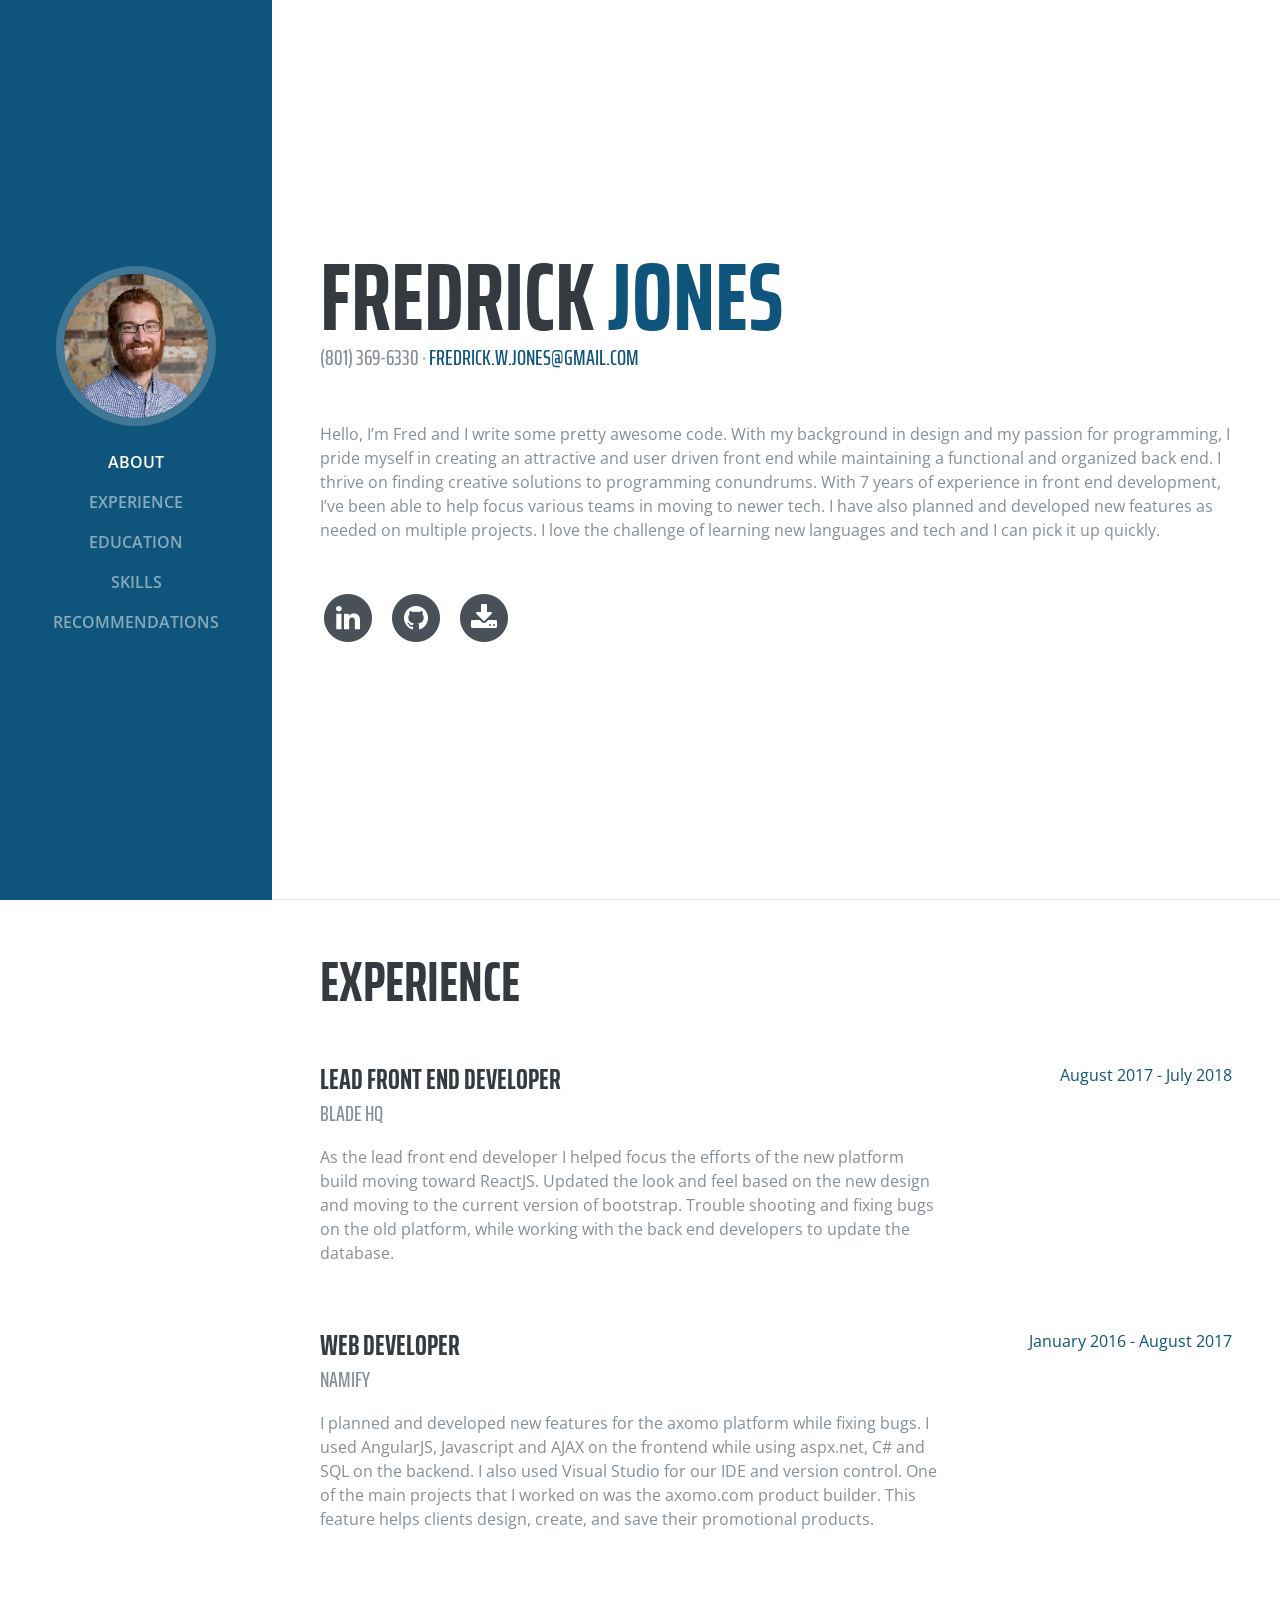
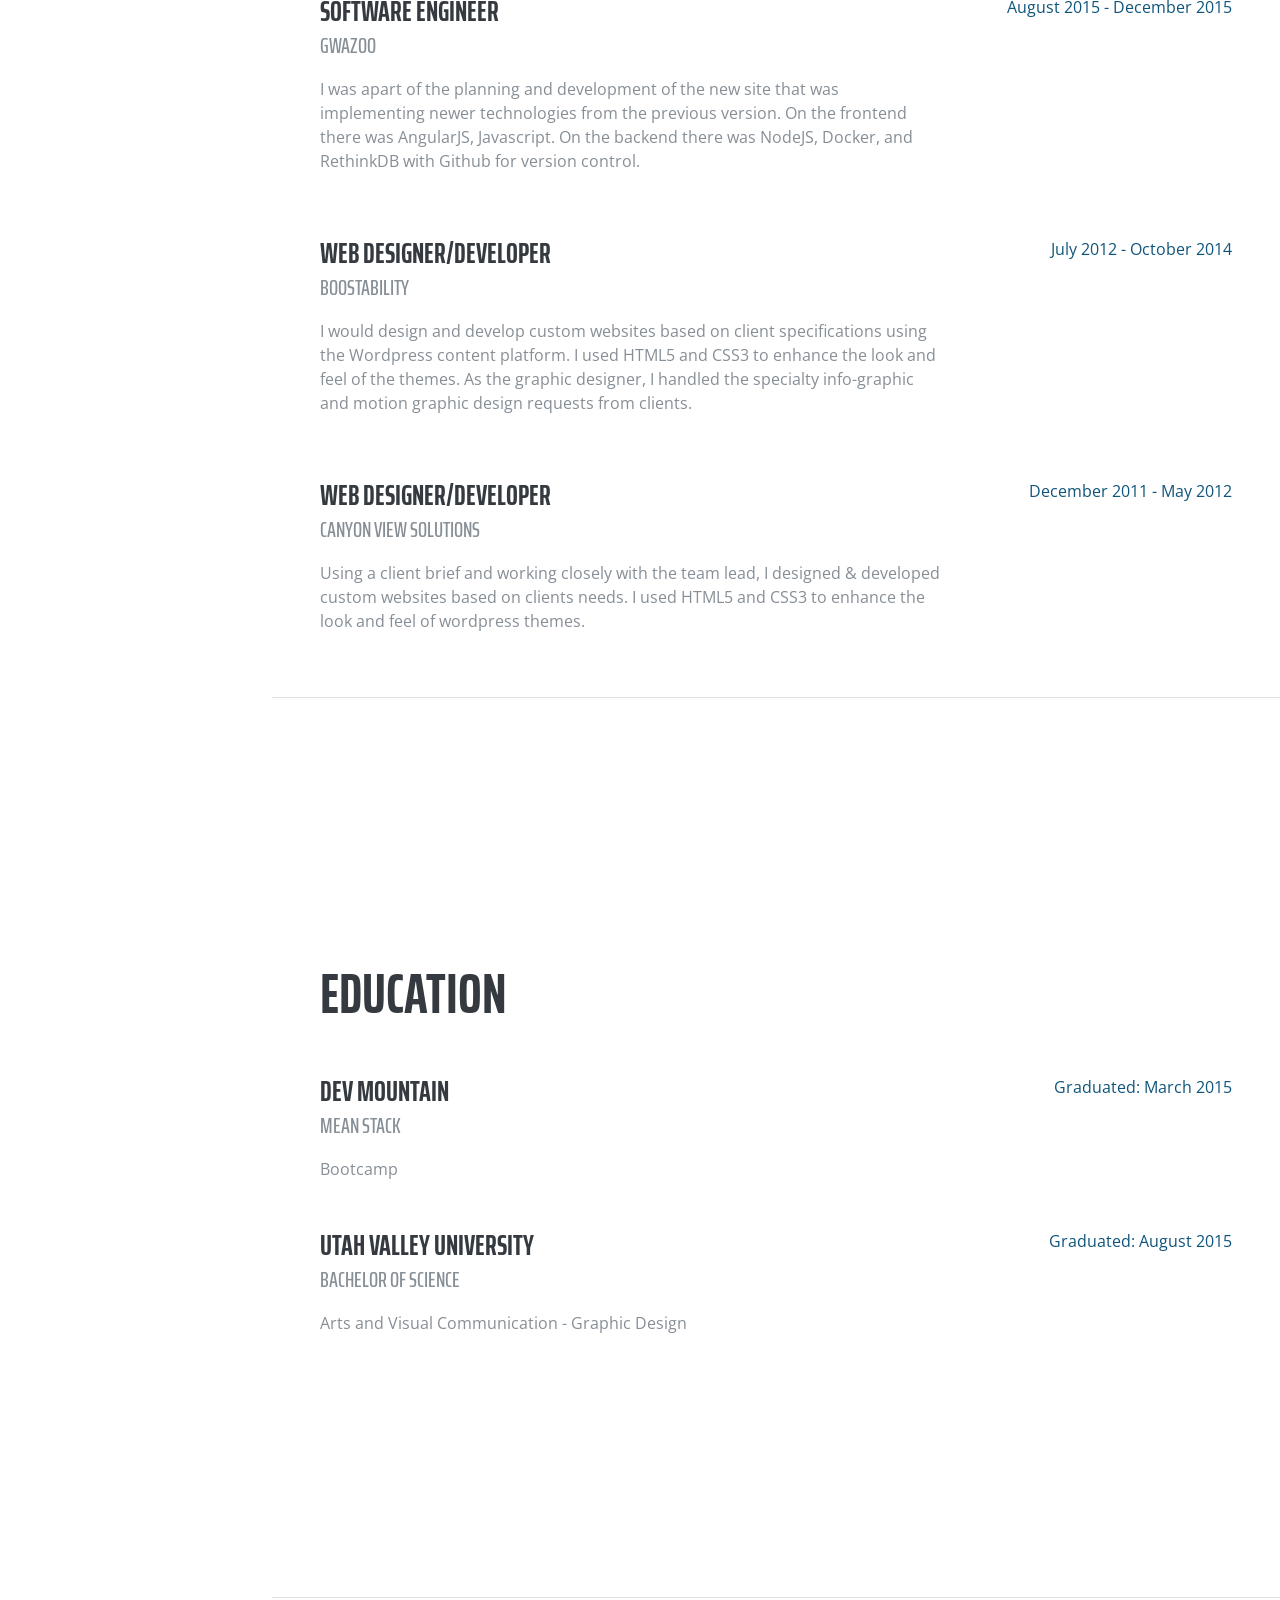
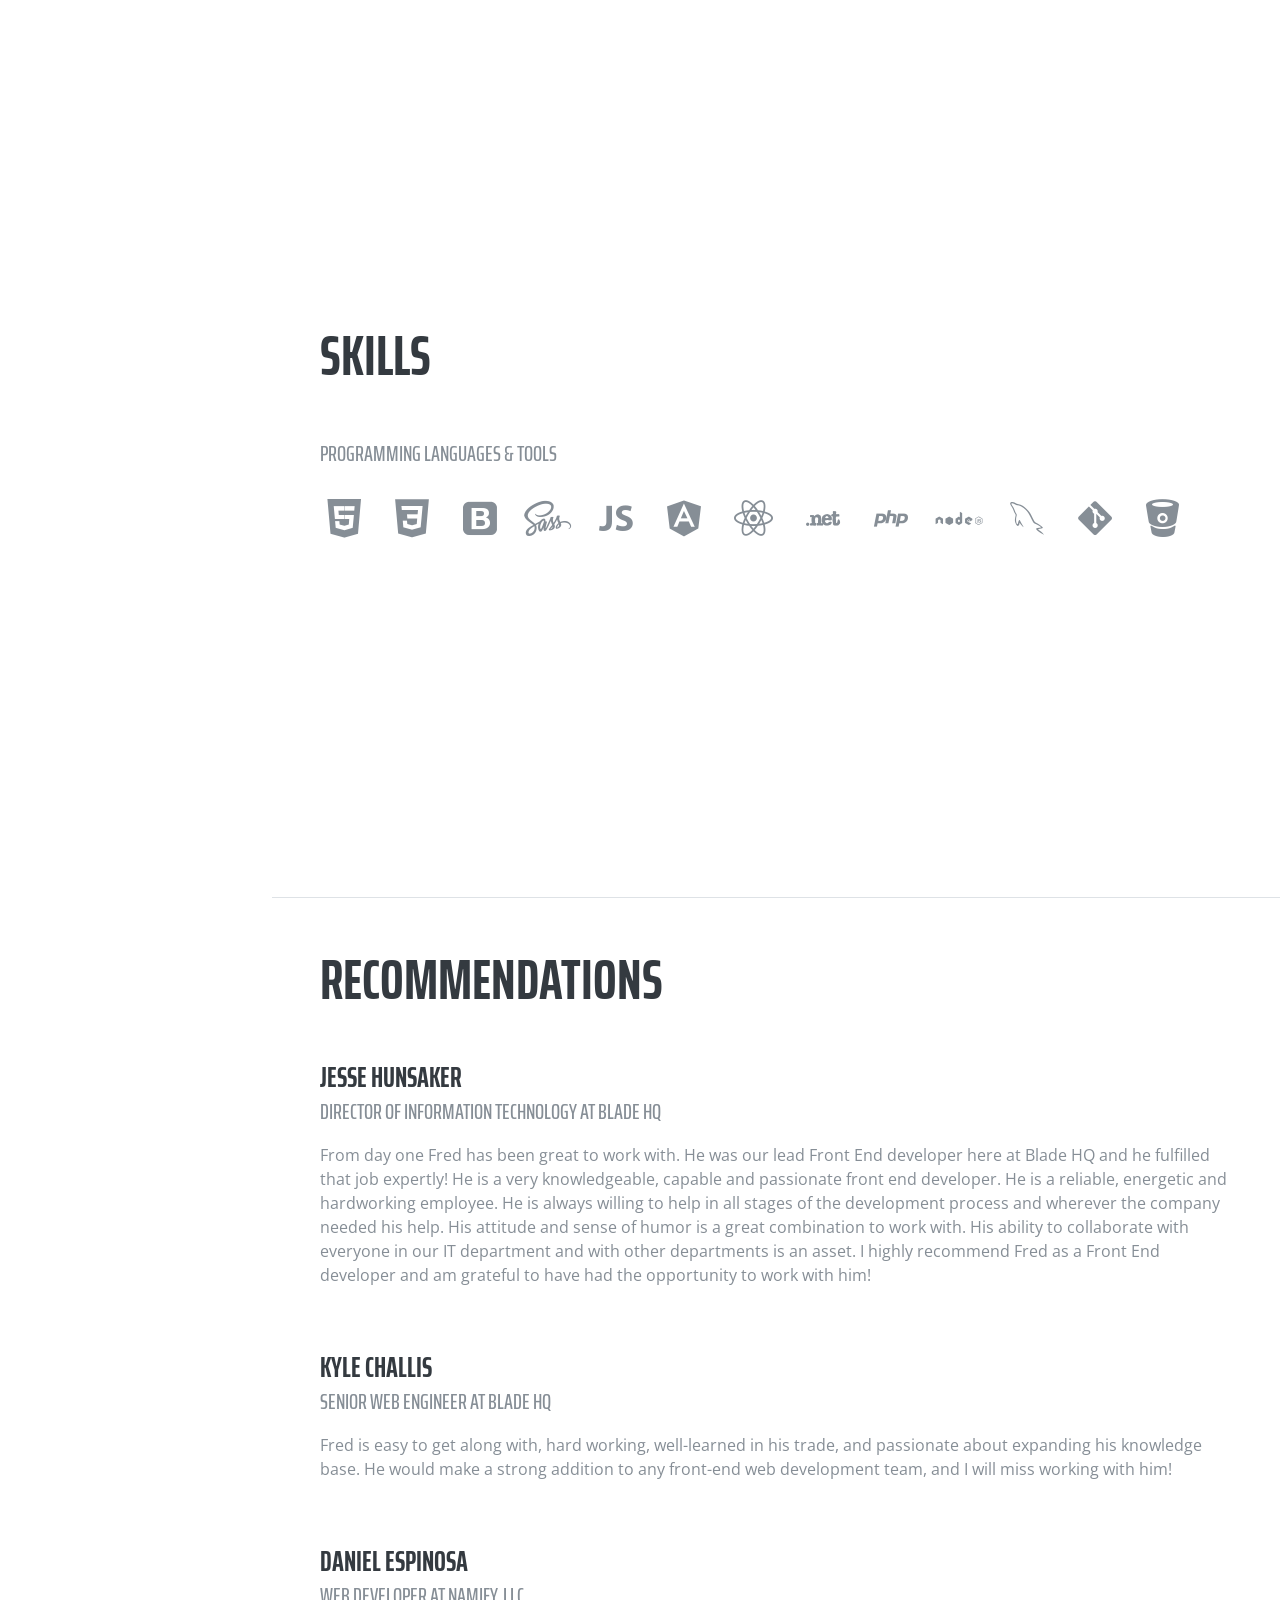
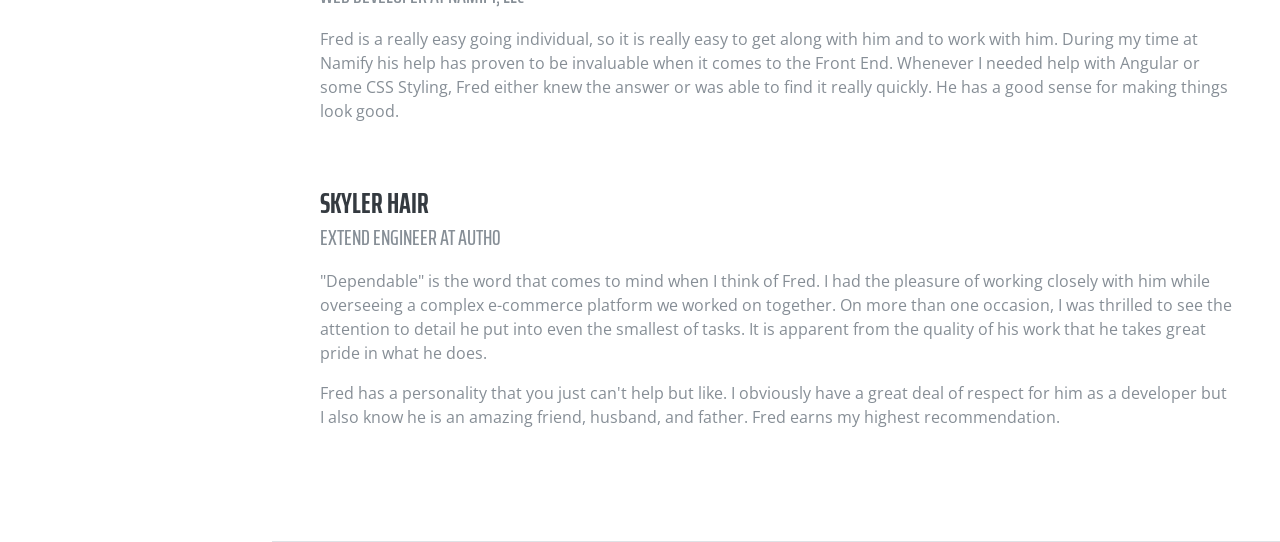
<file: index.html>
<!DOCTYPE html>
<html lang="en">
  <head>
    <meta charset="utf-8">
    <meta name="viewport" content="width=device-width, initial-scale=1, shrink-to-fit=no">
    <meta name="description" content="">
    <meta name="author" content="">

    <title>FREDRICK | CODE + DESIGN</title>

    <!-- Bootstrap core CSS -->
    <link href="vendor/bootstrap/css/bootstrap.min.css" rel="stylesheet">

    <!-- Custom fonts for this template -->
    <link href="https://fonts.googleapis.com/css?family=Saira+Extra+Condensed:100,200,300,400,500,600,700,800,900" rel="stylesheet">
    <link href="https://fonts.googleapis.com/css?family=Open+Sans:300,300i,400,400i,600,600i,700,700i,800,800i" rel="stylesheet">
    <link href="vendor/font-awesome/css/font-awesome.min.css" rel="stylesheet">
    <link href="vendor/devicons/css/devicons.min.css" rel="stylesheet">
    <link href="vendor/simple-line-icons/css/simple-line-icons.css" rel="stylesheet">

    <!-- Custom styles for this template -->
    <link href="css/resume.min.css" rel="stylesheet">

    <!-- Favicon -->
    <link rel="apple-touch-icon" sizes="57x57" href="img/favicon/apple-icon-57x57.png">
    <link rel="apple-touch-icon" sizes="60x60" href="img/favicon/apple-icon-60x60.png">
    <link rel="apple-touch-icon" sizes="72x72" href="img/favicon/apple-icon-72x72.png">
    <link rel="apple-touch-icon" sizes="76x76" href="img/favicon/apple-icon-76x76.png">
    <link rel="apple-touch-icon" sizes="114x114" href="img/favicon/apple-icon-114x114.png">
    <link rel="apple-touch-icon" sizes="120x120" href="img/favicon/apple-icon-120x120.png">
    <link rel="apple-touch-icon" sizes="144x144" href="img/favicon/apple-icon-144x144.png">
    <link rel="apple-touch-icon" sizes="152x152" href="img/favicon/apple-icon-152x152.png">
    <link rel="apple-touch-icon" sizes="180x180" href="img/favicon/apple-icon-180x180.png">
    <link rel="icon" type="image/png" sizes="192x192" href="img/favicon/android-icon-192x192.png">
    <link rel="icon" type="image/png" sizes="32x32" href="img/favicon/favicon-32x32.png">
    <link rel="icon" type="image/png" sizes="96x96" href="img/favicon/favicon-96x96.png">
    <link rel="icon" type="image/png" sizes="16x16" href="img/favicon/favicon-16x16.png">
    <link rel="manifest" href="img/favicon/manifest.json">
    <meta name="msapplication-TileColor" content="#ffffff">
    <meta name="msapplication-TileImage" content="img/favicon/ms-icon-144x144.png">
    <meta name="theme-color" content="#ffffff">

  </head>

  <body id="page-top">

    <nav class="navbar navbar-expand-lg navbar-dark bg-primary fixed-top" id="sideNav">
      <a class="navbar-brand js-scroll-trigger" href="#page-top">
        <span class="d-block d-lg-none">Fredrick Jones</span>
        <span class="d-none d-lg-block">
          <img class="img-fluid img-profile rounded-circle mx-auto mb-2" src="img/profile/profile.jpg" alt="">
        </span>
      </a>
      <button class="navbar-toggler" type="button" data-toggle="collapse" data-target="#navbarSupportedContent" aria-controls="navbarSupportedContent" aria-expanded="false" aria-label="Toggle navigation">
        <span class="navbar-toggler-icon"></span>
      </button>
      <div class="collapse navbar-collapse" id="navbarSupportedContent">
        <ul class="navbar-nav">
          <li class="nav-item">
            <a class="nav-link js-scroll-trigger" href="#about">About</a>
          </li>
          <li class="nav-item">
            <a class="nav-link js-scroll-trigger" href="#experience">Experience</a>
          </li>
          <li class="nav-item">
            <a class="nav-link js-scroll-trigger" href="#education">Education</a>
          </li>
          <li class="nav-item">
            <a class="nav-link js-scroll-trigger" href="#skills">Skills</a>
          </li>
          <li class="nav-item">
            <a class="nav-link js-scroll-trigger" href="#recommendations">Recommendations</a>
          </li>
          <li class="nav-item commented">
            <a class="nav-link js-scroll-trigger" href="#awards">Awards</a>
          </li>
        </ul>
      </div>
    </nav>

    <div class="container-fluid p-0">

      <section class="resume-section p-3 p-lg-5 d-flex d-column" id="about">
        <div class="my-auto">
          <h1 class="mb-0">Fredrick <span class="text-primary">Jones</span></h1>
          <div class="subheading mb-5">
            <a class="d-inline d-lg-none" href="tel:+1-801-369-6330" target="_blank">(801) 369-6330</a>
            <span class="d-none d-lg-inline">(801) 369-6330</span> ·
            <a href="mailto:fredrick.w.jones@gmail.com" target="_blank">fredrick.w.jones@gmail.com</a>
          </div>
          <p class="mb-5">Hello, I’m Fred and I write some pretty awesome code. With my background in design and my passion for programming, I pride myself in creating an attractive and user driven front end while maintaining a functional and organized back end. I thrive on finding creative solutions to programming conundrums. With 7 years of experience in front end development, I’ve been able to help focus various teams in moving to newer tech. I have also planned and developed new features as needed on multiple projects. I love the challenge of learning new languages and tech and I can pick it up quickly.</p>
          <ul class="list-inline list-social-icons mb-0">
            <li class="list-inline-item commented">
              <a href="https://twitter.com/FredrickWJones" target="_blank">
                <span class="fa-stack fa-lg">
                  <i class="fa fa-circle fa-stack-2x"></i>
                  <i class="fa fa-twitter fa-stack-1x fa-inverse"></i>
                </span>
              </a>
            </li>
            <li class="list-inline-item">
              <a href="https://www.linkedin.com/in/fredrickjones/" target="_blank">
                <span class="fa-stack fa-lg">
                  <i class="fa fa-circle fa-stack-2x"></i>
                  <i class="fa fa-linkedin fa-stack-1x fa-inverse"></i>
                </span>
              </a>
            </li>
            <li class="list-inline-item">
              <a href="https://github.com/fredrickJones" target="_blank">
                <span class="fa-stack fa-lg">
                  <i class="fa fa-circle fa-stack-2x"></i>
                  <i class="fa fa-github fa-stack-1x fa-inverse"></i>
                </span>
              </a>
            </li>
            <li class="list-inline-item">
              <a href="img/resume/FredrickJonesResume.pdf" download="FredrickJonesResume">
                <span class="fa-stack fa-lg">
                  <i class="fa fa-circle fa-stack-2x"></i>
                  <i class="fa fa-download fa-stack-1x fa-inverse"></i>
                </span>
              </a>
            </li>
          </ul>
        </div>
      </section>

      <section class="resume-section p-3 p-lg-5 d-flex flex-column" id="experience">
        <div class="my-auto">
          <h2 class="mb-5">Experience</h2>

          <div class="resume-item d-flex flex-column flex-md-row mb-5">
            <div class="resume-content mr-auto">
              <h3 class="mb-0">Lead Front End Developer</h3>
              <div class="subheading mb-3">Blade HQ</div>
              <p>As the lead front end developer I helped focus the efforts of the new platform build moving toward ReactJS. Updated the look and feel based on the new design and moving to the current version of bootstrap. Trouble shooting and fixing bugs on the old platform, while working with the back end developers to update the database.</p>
            </div>
            <div class="resume-date text-md-right">
              <span class="text-primary">August 2017 - July 2018</span>
            </div>
          </div>

          <div class="resume-item d-flex flex-column flex-md-row mb-5">
            <div class="resume-content mr-auto">
              <h3 class="mb-0">Web Developer</h3>
              <div class="subheading mb-3">Namify</div>
              <p>I planned and developed new features for the axomo platform while fixing bugs. I used AngularJS, Javascript and AJAX on the frontend while using aspx.net, C# and SQL on the backend. I also used Visual Studio for our IDE and version control. One of the main projects that I worked on was the axomo.com product builder. This feature helps clients design, create, and save their promotional products.</p>
            </div>
            <div class="resume-date text-md-right">
              <span class="text-primary">January 2016 - August 2017</span>
            </div>
          </div>

          <div class="resume-item d-flex flex-column flex-md-row mb-5">
            <div class="resume-content mr-auto">
              <h3 class="mb-0">Software Engineer</h3>
              <div class="subheading mb-3">Gwazoo</div>
              <p>I was apart of the planning and development of the new site that was implementing newer technologies from the previous version. On the frontend there was AngularJS, Javascript. On the backend there was NodeJS, Docker, and RethinkDB with Github for version control.</p>
            </div>
            <div class="resume-date text-md-right">
              <span class="text-primary">August 2015 - December 2015</span>
            </div>
          </div>

          <div class="resume-item d-flex flex-column flex-md-row mb-5">
            <div class="resume-content mr-auto">
              <h3 class="mb-0">Web Designer/Developer</h3>
              <div class="subheading mb-3">Boostability</div>
              <p>I would design and develop custom websites based on client specifications using the Wordpress content platform. I used HTML5 and CSS3 to enhance the look and feel of the themes. As the graphic designer, I handled the specialty info-graphic and motion graphic design requests from clients.</p>
            </div>
            <div class="resume-date text-md-right">
              <span class="text-primary">July 2012 - October 2014</span>
            </div>
          </div>

          <div class="resume-item d-flex flex-column flex-md-row">
            <div class="resume-content mr-auto">
              <h3 class="mb-0">Web Designer/Developer</h3>
              <div class="subheading mb-3">Canyon View Solutions</div>
              <p>Using a client brief and working closely with the team lead, I designed & developed custom websites based on clients needs. I used HTML5 and CSS3 to enhance the look and feel of wordpress themes.</p>
            </div>
            <div class="resume-date text-md-right">
              <span class="text-primary">December 2011 - May 2012</span>
            </div>
          </div>

        </div>
      </section>

      <section class="resume-section p-3 p-lg-5 d-flex flex-column" id="education">
        <div class="my-auto">
          <h2 class="mb-5">Education</h2>

          <div class="resume-item d-flex flex-column flex-md-row mb-5">
            <div class="resume-content mr-auto">
              <h3 class="mb-0">Dev Mountain</h3>
              <div class="subheading mb-3">MEAN Stack</div>
              <div>Bootcamp</div>
            </div>
            <div class="resume-date text-md-right">
              <span class="text-primary">Graduated: March 2015</span>
            </div>
          </div>

          <div class="resume-item d-flex flex-column flex-md-row">
            <div class="resume-content mr-auto">
              <h3 class="mb-0">Utah Valley University</h3>
              <div class="subheading mb-3">Bachelor of Science</div>
              <div>Arts and Visual Communication - Graphic Design</div>
            </div>
            <div class="resume-date text-md-right">
              <span class="text-primary">Graduated: August 2015</span>
            </div>
          </div>

        </div>
      </section>

      <section class="resume-section p-3 p-lg-5 d-flex flex-column" id="skills">
        <div class="my-auto">
          <h2 class="mb-5">Skills</h2>

          <div class="subheading mb-3">Programming Languages & Tools</div>
          <ul class="list-inline list-icons">
            <li class="list-inline-item">
              <i class="devicons devicons-html5"></i>
            </li>
            <li class="list-inline-item">
              <i class="devicons devicons-css3"></i>
            </li>
            <li class="list-inline-item">
              <i class="devicons devicons-bootstrap"></i>
            </li>
            <li class="list-inline-item">
              <i class="devicons devicons-sass"></i>
            </li>
            <li class="list-inline-item">
              <i class="devicons devicons-javascript"></i>
            </li>
            <li class="list-inline-item">
              <i class="devicons devicons-angular"></i>
            </li>
            <li class="list-inline-item">
              <i class="devicons devicons-react"></i>
            </li>
            <li class="list-inline-item">
              <i class="devicons devicons-netmagazine"></i>
            </li>
            <li class="list-inline-item">
              <i class="devicons devicons-php"></i>
            </li>
            <li class="list-inline-item">
              <i class="devicons devicons-nodejs"></i>
            </li>
            <li class="list-inline-item">
              <i class="devicons devicons-mysql"></i>
            </li>
            <li class="list-inline-item">
              <i class="devicons devicons-git"></i>
            </li>
            <li class="list-inline-item">
              <i class="devicons devicons-bitbucket"></i>
            </li>
          </ul>

          <div class="subheading mb-3 commented">Projects</div>
          <ul class="fa-ul mb-0 commented">
            <li>
              <i class="fa-li fa fa-check"></i>
              Axomo.com
            </li>
            <li>
              <i class="fa-li fa fa-check"></i>
              LDS Billbards
            </li>
            <li>
              <i class="fa-li fa fa-check"></i>
              ROUTed
            </li>
            <li>
              <i class="fa-li fa fa-check"></i>
              SkillsUSA
            </li>
          </ul>
        </div>
      </section>

      <section class="resume-section p-3 p-lg-5 d-flex flex-column" id="recommendations">
        <div class="my-auto">
          <h2 class="mb-5">Recommendations</h2>

          <div class="resume-item d-flex flex-column flex-md-row mb-5">
            <div class="resume-content mr-auto">
              <h3 class="mb-0">Jesse Hunsaker</h3>
              <div class="subheading mb-3">Director of Information Technology at Blade HQ</div>
              <p>From day one Fred has been great to work with. He was our lead Front End developer here at Blade HQ and he fulfilled that job expertly! He is a very knowledgeable, capable and passionate front end developer. He is a reliable, energetic and hardworking employee. He is always willing to help in all stages of the development process and wherever the company needed his help. His attitude and sense of humor is a great combination to work with. His ability to collaborate with everyone in our IT department and with other departments is an asset. I highly recommend Fred as a Front End developer and am grateful to have had the opportunity to work with him!</p>
            </div>
          </div>

          <div class="resume-item d-flex flex-column flex-md-row mb-5">
            <div class="resume-content mr-auto">
              <h3 class="mb-0">Kyle Challis</h3>
              <div class="subheading mb-3">Senior Web Engineer at Blade HQ</div>
              <p>Fred is easy to get along with, hard working, well-learned in his trade, and passionate about expanding his knowledge base. He would make a strong addition to any front-end web development team, and I will miss working with him!</p>
            </div>
          </div>

          <div class="resume-item d-flex flex-column flex-md-row mb-5">
            <div class="resume-content mr-auto">
              <h3 class="mb-0">Daniel Espinosa</h3>
              <div class="subheading mb-3">Web Developer at Namify, LLC</div>
              <p>Fred is a really easy going individual, so it is really easy to get along with him and to work with him. During my time at Namify his help has proven to be invaluable when it comes to the Front End. Whenever I needed help with Angular or some CSS Styling, Fred either knew the answer or was able to find it really quickly. He has a good sense for making things look good.</p>
            </div>
          </div>

          <div class="resume-item d-flex flex-column flex-md-row mb-5">
            <div class="resume-content mr-auto">
              <h3 class="mb-0">Skyler Hair</h3>
              <div class="subheading mb-3">Extend Engineer at Auth0</div>
              <p>"Dependable" is the word that comes to mind when I think of Fred. I had the pleasure of working closely with him while overseeing a complex e-commerce platform we worked on together. On more than one occasion, I was thrilled to see the attention to detail he put into even the smallest of tasks. It is apparent from the quality of his work that he takes great pride in what he does.</p>
              <p>Fred has a personality that you just can't help but like. I obviously have a great deal of respect for him as a developer but I also know he is an amazing friend, husband, and father. Fred earns my highest recommendation.</p>
            </div>
          </div>
          
        </div>
      </section>

      <section class="resume-section p-3 p-lg-5 d-flex flex-column commented" id="awards">
        <div class="my-auto">
          <h2 class="mb-5">Awards & Certifications</h2>
          <ul class="fa-ul mb-0">
            <li>
              <i class="fa-li fa fa-trophy text-warning"></i>
              Google Analytics Certified Developer</li>
            <li>
              <i class="fa-li fa fa-trophy text-warning"></i>
              Mobile Web Specialist - Google Certification</li>
            <li>
              <i class="fa-li fa fa-trophy text-warning"></i>
              1<sup>st</sup>
              Place - University of Colorado Boulder - Emerging Tech Competition 2009</li>
            <li>
              <i class="fa-li fa fa-trophy text-warning"></i>
              1<sup>st</sup>
              Place - University of Colorado Boulder - Adobe Creative Jam 2008 (UI Design Category)</li>
            <li>
              <i class="fa-li fa fa-trophy text-warning"></i>
              2<sup>nd</sup>
              Place - University of Colorado Boulder - Emerging Tech Competition 2008</li>
            <li>
            <li>
              <i class="fa-li fa fa-trophy text-warning"></i>
              1<sup>st</sup>
              Place - James Buchanan High School - Hackathon 2006</li>
            <li>
              <i class="fa-li fa fa-trophy text-warning"></i>
              3<sup>rd</sup>
              Place - James Buchanan High School - Hackathon 2005</li>
          </ul>
        </div>
      </section>

    </div>

    <!-- Bootstrap core JavaScript -->
    <script src="vendor/jquery/jquery.min.js"></script>
    <script src="vendor/bootstrap/js/bootstrap.bundle.min.js"></script>

    <!-- Plugin JavaScript -->
    <script src="vendor/jquery-easing/jquery.easing.min.js"></script>

    <!-- Custom scripts for this template -->
    <script src="js/resume.min.js"></script>

  </body>

</html>
</file>
<file: vendor/simple-line-icons/css/simple-line-icons.css>
@font-face {
  font-family: 'simple-line-icons';
  src: url('../fonts/Simple-Line-Icons.eot?v=2.4.0');
  src: url('../fonts/Simple-Line-Icons.eot?v=2.4.0#iefix') format('embedded-opentype'), url('../fonts/Simple-Line-Icons.woff2?v=2.4.0') format('woff2'), url('../fonts/Simple-Line-Icons.ttf?v=2.4.0') format('truetype'), url('../fonts/Simple-Line-Icons.woff?v=2.4.0') format('woff'), url('../fonts/Simple-Line-Icons.svg?v=2.4.0#simple-line-icons') format('svg');
  font-weight: normal;
  font-style: normal;
}
/*
 Use the following CSS code if you want to have a class per icon.
 Instead of a list of all class selectors, you can use the generic [class*="icon-"] selector, but it's slower:
*/
.icon-user,
.icon-people,
.icon-user-female,
.icon-user-follow,
.icon-user-following,
.icon-user-unfollow,
.icon-login,
.icon-logout,
.icon-emotsmile,
.icon-phone,
.icon-call-end,
.icon-call-in,
.icon-call-out,
.icon-map,
.icon-location-pin,
.icon-direction,
.icon-directions,
.icon-compass,
.icon-layers,
.icon-menu,
.icon-list,
.icon-options-vertical,
.icon-options,
.icon-arrow-down,
.icon-arrow-left,
.icon-arrow-right,
.icon-arrow-up,
.icon-arrow-up-circle,
.icon-arrow-left-circle,
.icon-arrow-right-circle,
.icon-arrow-down-circle,
.icon-check,
.icon-clock,
.icon-plus,
.icon-minus,
.icon-close,
.icon-event,
.icon-exclamation,
.icon-organization,
.icon-trophy,
.icon-screen-smartphone,
.icon-screen-desktop,
.icon-plane,
.icon-notebook,
.icon-mustache,
.icon-mouse,
.icon-magnet,
.icon-energy,
.icon-disc,
.icon-cursor,
.icon-cursor-move,
.icon-crop,
.icon-chemistry,
.icon-speedometer,
.icon-shield,
.icon-screen-tablet,
.icon-magic-wand,
.icon-hourglass,
.icon-graduation,
.icon-ghost,
.icon-game-controller,
.icon-fire,
.icon-eyeglass,
.icon-envelope-open,
.icon-envelope-letter,
.icon-bell,
.icon-badge,
.icon-anchor,
.icon-wallet,
.icon-vector,
.icon-speech,
.icon-puzzle,
.icon-printer,
.icon-present,
.icon-playlist,
.icon-pin,
.icon-picture,
.icon-handbag,
.icon-globe-alt,
.icon-globe,
.icon-folder-alt,
.icon-folder,
.icon-film,
.icon-feed,
.icon-drop,
.icon-drawer,
.icon-docs,
.icon-doc,
.icon-diamond,
.icon-cup,
.icon-calculator,
.icon-bubbles,
.icon-briefcase,
.icon-book-open,
.icon-basket-loaded,
.icon-basket,
.icon-bag,
.icon-action-undo,
.icon-action-redo,
.icon-wrench,
.icon-umbrella,
.icon-trash,
.icon-tag,
.icon-support,
.icon-frame,
.icon-size-fullscreen,
.icon-size-actual,
.icon-shuffle,
.icon-share-alt,
.icon-share,
.icon-rocket,
.icon-question,
.icon-pie-chart,
.icon-pencil,
.icon-note,
.icon-loop,
.icon-home,
.icon-grid,
.icon-graph,
.icon-microphone,
.icon-music-tone-alt,
.icon-music-tone,
.icon-earphones-alt,
.icon-earphones,
.icon-equalizer,
.icon-like,
.icon-dislike,
.icon-control-start,
.icon-control-rewind,
.icon-control-play,
.icon-control-pause,
.icon-control-forward,
.icon-control-end,
.icon-volume-1,
.icon-volume-2,
.icon-volume-off,
.icon-calendar,
.icon-bulb,
.icon-chart,
.icon-ban,
.icon-bubble,
.icon-camrecorder,
.icon-camera,
.icon-cloud-download,
.icon-cloud-upload,
.icon-envelope,
.icon-eye,
.icon-flag,
.icon-heart,
.icon-info,
.icon-key,
.icon-link,
.icon-lock,
.icon-lock-open,
.icon-magnifier,
.icon-magnifier-add,
.icon-magnifier-remove,
.icon-paper-clip,
.icon-paper-plane,
.icon-power,
.icon-refresh,
.icon-reload,
.icon-settings,
.icon-star,
.icon-symbol-female,
.icon-symbol-male,
.icon-target,
.icon-credit-card,
.icon-paypal,
.icon-social-tumblr,
.icon-social-twitter,
.icon-social-facebook,
.icon-social-instagram,
.icon-social-linkedin,
.icon-social-pinterest,
.icon-social-github,
.icon-social-google,
.icon-social-reddit,
.icon-social-skype,
.icon-social-dribbble,
.icon-social-behance,
.icon-social-foursqare,
.icon-social-soundcloud,
.icon-social-spotify,
.icon-social-stumbleupon,
.icon-social-youtube,
.icon-social-dropbox,
.icon-social-vkontakte,
.icon-social-steam {
  font-family: 'simple-line-icons';
  speak: none;
  font-style: normal;
  font-weight: normal;
  font-variant: normal;
  text-transform: none;
  line-height: 1;
  /* Better Font Rendering =========== */
  -webkit-font-smoothing: antialiased;
  -moz-osx-font-smoothing: grayscale;
}
.icon-user:before {
  content: "\e005";
}
.icon-people:before {
  content: "\e001";
}
.icon-user-female:before {
  content: "\e000";
}
.icon-user-follow:before {
  content: "\e002";
}
.icon-user-following:before {
  content: "\e003";
}
.icon-user-unfollow:before {
  content: "\e004";
}
.icon-login:before {
  content: "\e066";
}
.icon-logout:before {
  content: "\e065";
}
.icon-emotsmile:before {
  content: "\e021";
}
.icon-phone:before {
  content: "\e600";
}
.icon-call-end:before {
  content: "\e048";
}
.icon-call-in:before {
  content: "\e047";
}
.icon-call-out:before {
  content: "\e046";
}
.icon-map:before {
  content: "\e033";
}
.icon-location-pin:before {
  content: "\e096";
}
.icon-direction:before {
  content: "\e042";
}
.icon-directions:before {
  content: "\e041";
}
.icon-compass:before {
  content: "\e045";
}
.icon-layers:before {
  content: "\e034";
}
.icon-menu:before {
  content: "\e601";
}
.icon-list:before {
  content: "\e067";
}
.icon-options-vertical:before {
  content: "\e602";
}
.icon-options:before {
  content: "\e603";
}
.icon-arrow-down:before {
  content: "\e604";
}
.icon-arrow-left:before {
  content: "\e605";
}
.icon-arrow-right:before {
  content: "\e606";
}
.icon-arrow-up:before {
  content: "\e607";
}
.icon-arrow-up-circle:before {
  content: "\e078";
}
.icon-arrow-left-circle:before {
  content: "\e07a";
}
.icon-arrow-right-circle:before {
  content: "\e079";
}
.icon-arrow-down-circle:before {
  content: "\e07b";
}
.icon-check:before {
  content: "\e080";
}
.icon-clock:before {
  content: "\e081";
}
.icon-plus:before {
  content: "\e095";
}
.icon-minus:before {
  content: "\e615";
}
.icon-close:before {
  content: "\e082";
}
.icon-event:before {
  content: "\e619";
}
.icon-exclamation:before {
  content: "\e617";
}
.icon-organization:before {
  content: "\e616";
}
.icon-trophy:before {
  content: "\e006";
}
.icon-screen-smartphone:before {
  content: "\e010";
}
.icon-screen-desktop:before {
  content: "\e011";
}
.icon-plane:before {
  content: "\e012";
}
.icon-notebook:before {
  content: "\e013";
}
.icon-mustache:before {
  content: "\e014";
}
.icon-mouse:before {
  content: "\e015";
}
.icon-magnet:before {
  content: "\e016";
}
.icon-energy:before {
  content: "\e020";
}
.icon-disc:before {
  content: "\e022";
}
.icon-cursor:before {
  content: "\e06e";
}
.icon-cursor-move:before {
  content: "\e023";
}
.icon-crop:before {
  content: "\e024";
}
.icon-chemistry:before {
  content: "\e026";
}
.icon-speedometer:before {
  content: "\e007";
}
.icon-shield:before {
  content: "\e00e";
}
.icon-screen-tablet:before {
  content: "\e00f";
}
.icon-magic-wand:before {
  content: "\e017";
}
.icon-hourglass:before {
  content: "\e018";
}
.icon-graduation:before {
  content: "\e019";
}
.icon-ghost:before {
  content: "\e01a";
}
.icon-game-controller:before {
  content: "\e01b";
}
.icon-fire:before {
  content: "\e01c";
}
.icon-eyeglass:before {
  content: "\e01d";
}
.icon-envelope-open:before {
  content: "\e01e";
}
.icon-envelope-letter:before {
  content: "\e01f";
}
.icon-bell:before {
  content: "\e027";
}
.icon-badge:before {
  content: "\e028";
}
.icon-anchor:before {
  content: "\e029";
}
.icon-wallet:before {
  content: "\e02a";
}
.icon-vector:before {
  content: "\e02b";
}
.icon-speech:before {
  content: "\e02c";
}
.icon-puzzle:before {
  content: "\e02d";
}
.icon-printer:before {
  content: "\e02e";
}
.icon-present:before {
  content: "\e02f";
}
.icon-playlist:before {
  content: "\e030";
}
.icon-pin:before {
  content: "\e031";
}
.icon-picture:before {
  content: "\e032";
}
.icon-handbag:before {
  content: "\e035";
}
.icon-globe-alt:before {
  content: "\e036";
}
.icon-globe:before {
  content: "\e037";
}
.icon-folder-alt:before {
  content: "\e039";
}
.icon-folder:before {
  content: "\e089";
}
.icon-film:before {
  content: "\e03a";
}
.icon-feed:before {
  content: "\e03b";
}
.icon-drop:before {
  content: "\e03e";
}
.icon-drawer:before {
  content: "\e03f";
}
.icon-docs:before {
  content: "\e040";
}
.icon-doc:before {
  content: "\e085";
}
.icon-diamond:before {
  content: "\e043";
}
.icon-cup:before {
  content: "\e044";
}
.icon-calculator:before {
  content: "\e049";
}
.icon-bubbles:before {
  content: "\e04a";
}
.icon-briefcase:before {
  content: "\e04b";
}
.icon-book-open:before {
  content: "\e04c";
}
.icon-basket-loaded:before {
  content: "\e04d";
}
.icon-basket:before {
  content: "\e04e";
}
.icon-bag:before {
  content: "\e04f";
}
.icon-action-undo:before {
  content: "\e050";
}
.icon-action-redo:before {
  content: "\e051";
}
.icon-wrench:before {
  content: "\e052";
}
.icon-umbrella:before {
  content: "\e053";
}
.icon-trash:before {
  content: "\e054";
}
.icon-tag:before {
  content: "\e055";
}
.icon-support:before {
  content: "\e056";
}
.icon-frame:before {
  content: "\e038";
}
.icon-size-fullscreen:before {
  content: "\e057";
}
.icon-size-actual:before {
  content: "\e058";
}
.icon-shuffle:before {
  content: "\e059";
}
.icon-share-alt:before {
  content: "\e05a";
}
.icon-share:before {
  content: "\e05b";
}
.icon-rocket:before {
  content: "\e05c";
}
.icon-question:before {
  content: "\e05d";
}
.icon-pie-chart:before {
  content: "\e05e";
}
.icon-pencil:before {
  content: "\e05f";
}
.icon-note:before {
  content: "\e060";
}
.icon-loop:before {
  content: "\e064";
}
.icon-home:before {
  content: "\e069";
}
.icon-grid:before {
  content: "\e06a";
}
.icon-graph:before {
  content: "\e06b";
}
.icon-microphone:before {
  content: "\e063";
}
.icon-music-tone-alt:before {
  content: "\e061";
}
.icon-music-tone:before {
  content: "\e062";
}
.icon-earphones-alt:before {
  content: "\e03c";
}
.icon-earphones:before {
  content: "\e03d";
}
.icon-equalizer:before {
  content: "\e06c";
}
.icon-like:before {
  content: "\e068";
}
.icon-dislike:before {
  content: "\e06d";
}
.icon-control-start:before {
  content: "\e06f";
}
.icon-control-rewind:before {
  content: "\e070";
}
.icon-control-play:before {
  content: "\e071";
}
.icon-control-pause:before {
  content: "\e072";
}
.icon-control-forward:before {
  content: "\e073";
}
.icon-control-end:before {
  content: "\e074";
}
.icon-volume-1:before {
  content: "\e09f";
}
.icon-volume-2:before {
  content: "\e0a0";
}
.icon-volume-off:before {
  content: "\e0a1";
}
.icon-calendar:before {
  content: "\e075";
}
.icon-bulb:before {
  content: "\e076";
}
.icon-chart:before {
  content: "\e077";
}
.icon-ban:before {
  content: "\e07c";
}
.icon-bubble:before {
  content: "\e07d";
}
.icon-camrecorder:before {
  content: "\e07e";
}
.icon-camera:before {
  content: "\e07f";
}
.icon-cloud-download:before {
  content: "\e083";
}
.icon-cloud-upload:before {
  content: "\e084";
}
.icon-envelope:before {
  content: "\e086";
}
.icon-eye:before {
  content: "\e087";
}
.icon-flag:before {
  content: "\e088";
}
.icon-heart:before {
  content: "\e08a";
}
.icon-info:before {
  content: "\e08b";
}
.icon-key:before {
  content: "\e08c";
}
.icon-link:before {
  content: "\e08d";
}
.icon-lock:before {
  content: "\e08e";
}
.icon-lock-open:before {
  content: "\e08f";
}
.icon-magnifier:before {
  content: "\e090";
}
.icon-magnifier-add:before {
  content: "\e091";
}
.icon-magnifier-remove:before {
  content: "\e092";
}
.icon-paper-clip:before {
  content: "\e093";
}
.icon-paper-plane:before {
  content: "\e094";
}
.icon-power:before {
  content: "\e097";
}
.icon-refresh:before {
  content: "\e098";
}
.icon-reload:before {
  content: "\e099";
}
.icon-settings:before {
  content: "\e09a";
}
.icon-star:before {
  content: "\e09b";
}
.icon-symbol-female:before {
  content: "\e09c";
}
.icon-symbol-male:before {
  content: "\e09d";
}
.icon-target:before {
  content: "\e09e";
}
.icon-credit-card:before {
  content: "\e025";
}
.icon-paypal:before {
  content: "\e608";
}
.icon-social-tumblr:before {
  content: "\e00a";
}
.icon-social-twitter:before {
  content: "\e009";
}
.icon-social-facebook:before {
  content: "\e00b";
}
.icon-social-instagram:before {
  content: "\e609";
}
.icon-social-linkedin:before {
  content: "\e60a";
}
.icon-social-pinterest:before {
  content: "\e60b";
}
.icon-social-github:before {
  content: "\e60c";
}
.icon-social-google:before {
  content: "\e60d";
}
.icon-social-reddit:before {
  content: "\e60e";
}
.icon-social-skype:before {
  content: "\e60f";
}
.icon-social-dribbble:before {
  content: "\e00d";
}
.icon-social-behance:before {
  content: "\e610";
}
.icon-social-foursqare:before {
  content: "\e611";
}
.icon-social-soundcloud:before {
  content: "\e612";
}
.icon-social-spotify:before {
  content: "\e613";
}
.icon-social-stumbleupon:before {
  content: "\e614";
}
.icon-social-youtube:before {
  content: "\e008";
}
.icon-social-dropbox:before {
  content: "\e00c";
}
.icon-social-vkontakte:before {
  content: "\e618";
}
.icon-social-steam:before {
  content: "\e620";
}
</file>
<file: vendor/devicons/css/devicons.min.css>
/*!
 *  Devicons 1.8.0 made by Theodore Vorillas / http://vorillaz.com 
 */
@font-face{font-family:devicons;src:url(../fonts/devicons.eot?xqxft6);src:url(../fonts/devicons.eot?#iefixxqxft6) format("embedded-opentype"),url(../fonts/devicons.woff?xqxft6) format("woff"),url(../fonts/devicons.ttf?xqxft6) format("truetype"),url(../fonts/devicons.svg?xqxft6#devicons) format("svg");font-weight:400;font-style:normal}.devicons{font-family:devicons;speak:none;font-style:normal;font-weight:400;font-variant:normal;text-transform:none;line-height:1;-webkit-font-smoothing:antialiased;-moz-osx-font-smoothing:grayscale}.devicons-git:before{content:"\e602"}.devicons-git_compare:before{content:"\e628"}.devicons-git_branch:before{content:"\e625"}.devicons-git_commit:before{content:"\e629"}.devicons-git_pull_request:before{content:"\e626"}.devicons-git_merge:before{content:"\e627"}.devicons-bitbucket:before{content:"\e603"}.devicons-github_alt:before{content:"\e608"}.devicons-github_badge:before{content:"\e609"}.devicons-github:before{content:"\e60a"}.devicons-github_full:before{content:"\e617"}.devicons-java:before{content:"\e638"}.devicons-ruby:before{content:"\e639"}.devicons-scala:before{content:"\e637"}.devicons-python:before{content:"\e63c"}.devicons-go:before{content:"\e624"}.devicons-ruby_on_rails:before{content:"\e63b"}.devicons-django:before{content:"\e61d"}.devicons-markdown:before{content:"\e63e"}.devicons-php:before{content:"\e63d"}.devicons-mysql:before{content:"\e604"}.devicons-streamline:before{content:"\e605"}.devicons-database:before{content:"\e606"}.devicons-laravel:before{content:"\e63f"}.devicons-javascript:before{content:"\e64e"}.devicons-angular:before{content:"\e653"}.devicons-backbone:before{content:"\e652"}.devicons-coffeescript:before{content:"\e651"}.devicons-jquery:before{content:"\e650"}.devicons-modernizr:before{content:"\e620"}.devicons-jquery_ui:before{content:"\e654"}.devicons-ember:before{content:"\e61b"}.devicons-dojo:before{content:"\e61c"}.devicons-nodejs:before{content:"\e619"}.devicons-nodejs_small:before{content:"\e618"}.devicons-javascript_shield:before{content:"\e64f"}.devicons-bootstrap:before{content:"\e647"}.devicons-sass:before{content:"\e64b"}.devicons-css3_full:before{content:"\e64a"}.devicons-css3:before{content:"\e649"}.devicons-html5:before{content:"\e636"}.devicons-html5_multimedia:before{content:"\e632"}.devicons-html5_device_access:before{content:"\e633"}.devicons-html5_3d_effects:before{content:"\e635"}.devicons-html5_connectivity:before{content:"\e634"}.devicons-ghost_small:before{content:"\e614"}.devicons-ghost:before{content:"\e61f"}.devicons-magento:before{content:"\e640"}.devicons-joomla:before{content:"\e641"}.devicons-jekyll_small:before{content:"\e60d"}.devicons-drupal:before{content:"\e642"}.devicons-wordpress:before{content:"\e60b"}.devicons-grunt:before{content:"\e64c"}.devicons-bower:before{content:"\e64d"}.devicons-npm:before{content:"\e61e"}.devicons-yahoo_small:before{content:"\e62b"}.devicons-yahoo:before{content:"\e615"}.devicons-bing_small:before{content:"\e600"}.devicons-windows:before{content:"\e60f"}.devicons-linux:before{content:"\e612"}.devicons-ubuntu:before{content:"\e63a"}.devicons-android:before{content:"\e60e"}.devicons-apple:before{content:"\e611"}.devicons-appstore:before{content:"\e613"}.devicons-phonegap:before{content:"\e630"}.devicons-blackberry:before{content:"\e623"}.devicons-stackoverflow:before{content:"\e610"}.devicons-techcrunch:before{content:"\e62c"}.devicons-codrops:before{content:"\e62f"}.devicons-css_tricks:before{content:"\e601"}.devicons-smashing_magazine:before{content:"\e62d"}.devicons-netmagazine:before{content:"\e62e"}.devicons-codepen:before{content:"\e616"}.devicons-cssdeck:before{content:"\e62a"}.devicons-hackernews:before{content:"\e61a"}.devicons-dropbox:before{content:"\e607"}.devicons-google_drive:before{content:"\e631"}.devicons-visualstudio:before{content:"\e60c"}.devicons-unity_small:before{content:"\e621"}.devicons-raspberry_pi:before{content:"\e622"}.devicons-chrome:before{content:"\e643"}.devicons-ie:before{content:"\e644"}.devicons-firefox:before{content:"\e645"}.devicons-opera:before{content:"\e646"}.devicons-safari:before{content:"\e648"}.devicons-swift:before{content:"\e655"}.devicons-symfony:before{content:"\e656"}.devicons-symfony_badge:before{content:"\e657"}.devicons-less:before{content:"\e658"}.devicons-stylus:before{content:"\e659"}.devicons-trello:before{content:"\e65a"}.devicons-atlassian:before{content:"\e65b"}.devicons-jira:before{content:"\e65c"}.devicons-envato:before{content:"\e65d"}.devicons-snap_svg:before{content:"\e65e"}.devicons-raphael:before{content:"\e65f"}.devicons-google_analytics:before{content:"\e660"}.devicons-compass:before{content:"\e661"}.devicons-onedrive:before{content:"\e662"}.devicons-gulp:before{content:"\e663"}.devicons-atom:before{content:"\e664"}.devicons-cisco:before{content:"\e665"}.devicons-nancy:before{content:"\e666"}.devicons-clojure:before{content:"\e668"}.devicons-clojure_alt:before{content:"\e66a"}.devicons-perl:before{content:"\e669"}.devicons-celluloid:before{content:"\e66b"}.devicons-w3c:before{content:"\e66c"}.devicons-redis:before{content:"\e66d"}.devicons-postgresql:before{content:"\e66e"}.devicons-webplatform:before{content:"\e66f"}.devicons-jenkins:before{content:"\e667"}.devicons-requirejs:before{content:"\e670"}.devicons-opensource:before{content:"\e671"}.devicons-typo3:before{content:"\e672"}.devicons-uikit:before{content:"\e673"}.devicons-doctrine:before{content:"\e674"}.devicons-groovy:before{content:"\e675"}.devicons-nginx:before{content:"\e676"}.devicons-haskell:before{content:"\e677"}.devicons-zend:before{content:"\e678"}.devicons-gnu:before{content:"\e679"}.devicons-yeoman:before{content:"\e67a"}.devicons-heroku:before{content:"\e67b"}.devicons-debian:before{content:"\e67d"}.devicons-travis:before{content:"\e67e"}.devicons-dotnet:before{content:"\e67f"}.devicons-codeigniter:before{content:"\e680"}.devicons-javascript_badge:before{content:"\e681"}.devicons-yii:before{content:"\e682"}.devicons-msql_server:before{content:"\e67c"}.devicons-composer:before{content:"\e683"}.devicons-krakenjs_badge:before{content:"\e684"}.devicons-krakenjs:before{content:"\e685"}.devicons-mozilla:before{content:"\e686"}.devicons-firebase:before{content:"\e687"}.devicons-sizzlejs:before{content:"\e688"}.devicons-creativecommons:before{content:"\e689"}.devicons-creativecommons_badge:before{content:"\e68a"}.devicons-mitlicence:before{content:"\e68b"}.devicons-senchatouch:before{content:"\e68c"}.devicons-bugsense:before{content:"\e68d"}.devicons-extjs:before{content:"\e68e"}.devicons-mootools_badge:before{content:"\e68f"}.devicons-mootools:before{content:"\e690"}.devicons-ruby_rough:before{content:"\e691"}.devicons-komodo:before{content:"\e692"}.devicons-coda:before{content:"\e693"}.devicons-bintray:before{content:"\e694"}.devicons-terminal:before{content:"\e695"}.devicons-code:before{content:"\e696"}.devicons-responsive:before{content:"\e697"}.devicons-dart:before{content:"\e698"}.devicons-aptana:before{content:"\e699"}.devicons-mailchimp:before{content:"\e69a"}.devicons-netbeans:before{content:"\e69b"}.devicons-dreamweaver:before{content:"\e69c"}.devicons-brackets:before{content:"\e69d"}.devicons-eclipse:before{content:"\e69e"}.devicons-cloud9:before{content:"\e69f"}.devicons-scrum:before{content:"\e6a0"}.devicons-prolog:before{content:"\e6a1"}.devicons-terminal_badge:before{content:"\e6a2"}.devicons-code_badge:before{content:"\e6a3"}.devicons-mongodb:before{content:"\e6a4"}.devicons-meteor:before{content:"\e6a5"}.devicons-meteorfull:before{content:"\e6a6"}.devicons-fsharp:before{content:"\e6a7"}.devicons-rust:before{content:"\e6a8"}.devicons-ionic:before{content:"\e6a9"}.devicons-sublime:before{content:"\e6aa"}.devicons-appcelerator:before{content:"\e6ab"}.devicons-asterisk:before{content:"\e6ac"}.devicons-aws:before{content:"\e6ad"}.devicons-digital-ocean:before{content:"\e6ae"}.devicons-dlang:before{content:"\e6af"}.devicons-docker:before{content:"\e6b0"}.devicons-erlang:before{content:"\e6b1"}.devicons-google-cloud-platform:before{content:"\e6b2"}.devicons-grails:before{content:"\e6b3"}.devicons-illustrator:before{content:"\e6b4"}.devicons-intellij:before{content:"\e6b5"}.devicons-materializecss:before{content:"\e6b6"}.devicons-openshift:before{content:"\e6b7"}.devicons-photoshop:before{content:"\e6b8"}.devicons-rackspace:before{content:"\e6b9"}.devicons-react:before{content:"\e6ba"}.devicons-redhat:before{content:"\e6bb"}.devicons-scriptcs:before{content:"\e6bc"}.devicons-sqllite:before{content:"\e6c4"}.devicons-vim:before{content:"\e6c5"}
</file>
<file: css/resume.min.css>
body{font-family:'Open Sans',serif;padding-top:54px;color:rgba(134,142,150,1)}.subheading,h1,h2,h3,h4,h5,h6{font-family:'Saira Extra Condensed',serif;text-transform:uppercase}h1,h2,h3,h4,h5,h6{font-weight:700;color:rgba(52,58,64,1)}h1{font-size:6rem;line-height:5.5rem}h2{font-size:3.5rem}.subheading{font-weight:500;font-size:1.35rem}.list-social-icons a{color:rgba(73,80,87,1)}.list-icons .list-inline-item i:hover,.list-social-icons a:hover{color:rgba(136,30,37,1)}.list-social-icons a .fa-lg{font-size:1.75rem}.list-icons{font-size:3rem}#sideNav .navbar-nav .nav-item .nav-link{font-weight:600;text-transform:uppercase}@media (min-width:992px){body{padding-top:0;padding-left:17rem}#sideNav{text-align:center;position:fixed;top:0;left:0;display:flex;flex-direction:column;width:17rem;height:100vh}#sideNav .navbar-brand{display:flex;margin:auto auto 0;padding:.5rem}#sideNav .navbar-brand .img-profile{max-width:10rem;max-height:10rem;border:.5rem solid rgba(255,255,255,.2)}#sideNav .navbar-collapse{display:flex;align-items:flex-start;flex-grow:0;width:100%;margin-bottom:auto}#sideNav .navbar-collapse .navbar-nav{flex-direction:column;width:100%}#sideNav .navbar-collapse .navbar-nav .nav-item,#sideNav .navbar-collapse .navbar-nav .nav-item .nav-link{display:block}}section.resume-section{border-bottom:1px solid rgba(222,226,230,1);padding-top:5rem!important;padding-bottom:5rem!important}section.resume-section .resume-item .resume-date{min-width:none}@media (min-width:768px){section.resume-section{min-height:100vh}section.resume-section .resume-item .resume-date{min-width:18rem}}@media (min-width:992px){section.resume-section{padding-top:3rem!important;padding-bottom:3rem!important}}.bg-primary{background-color:rgba(15,85,123,1)!important}.text-primary{color:rgba(15,85,123,1)!important}a{color:rgba(15,85,123,1)}a:active,a:focus,a:hover{color:rgba(136,30,37,1);text-decoration:none}.commented{display:none!important}
</file>
